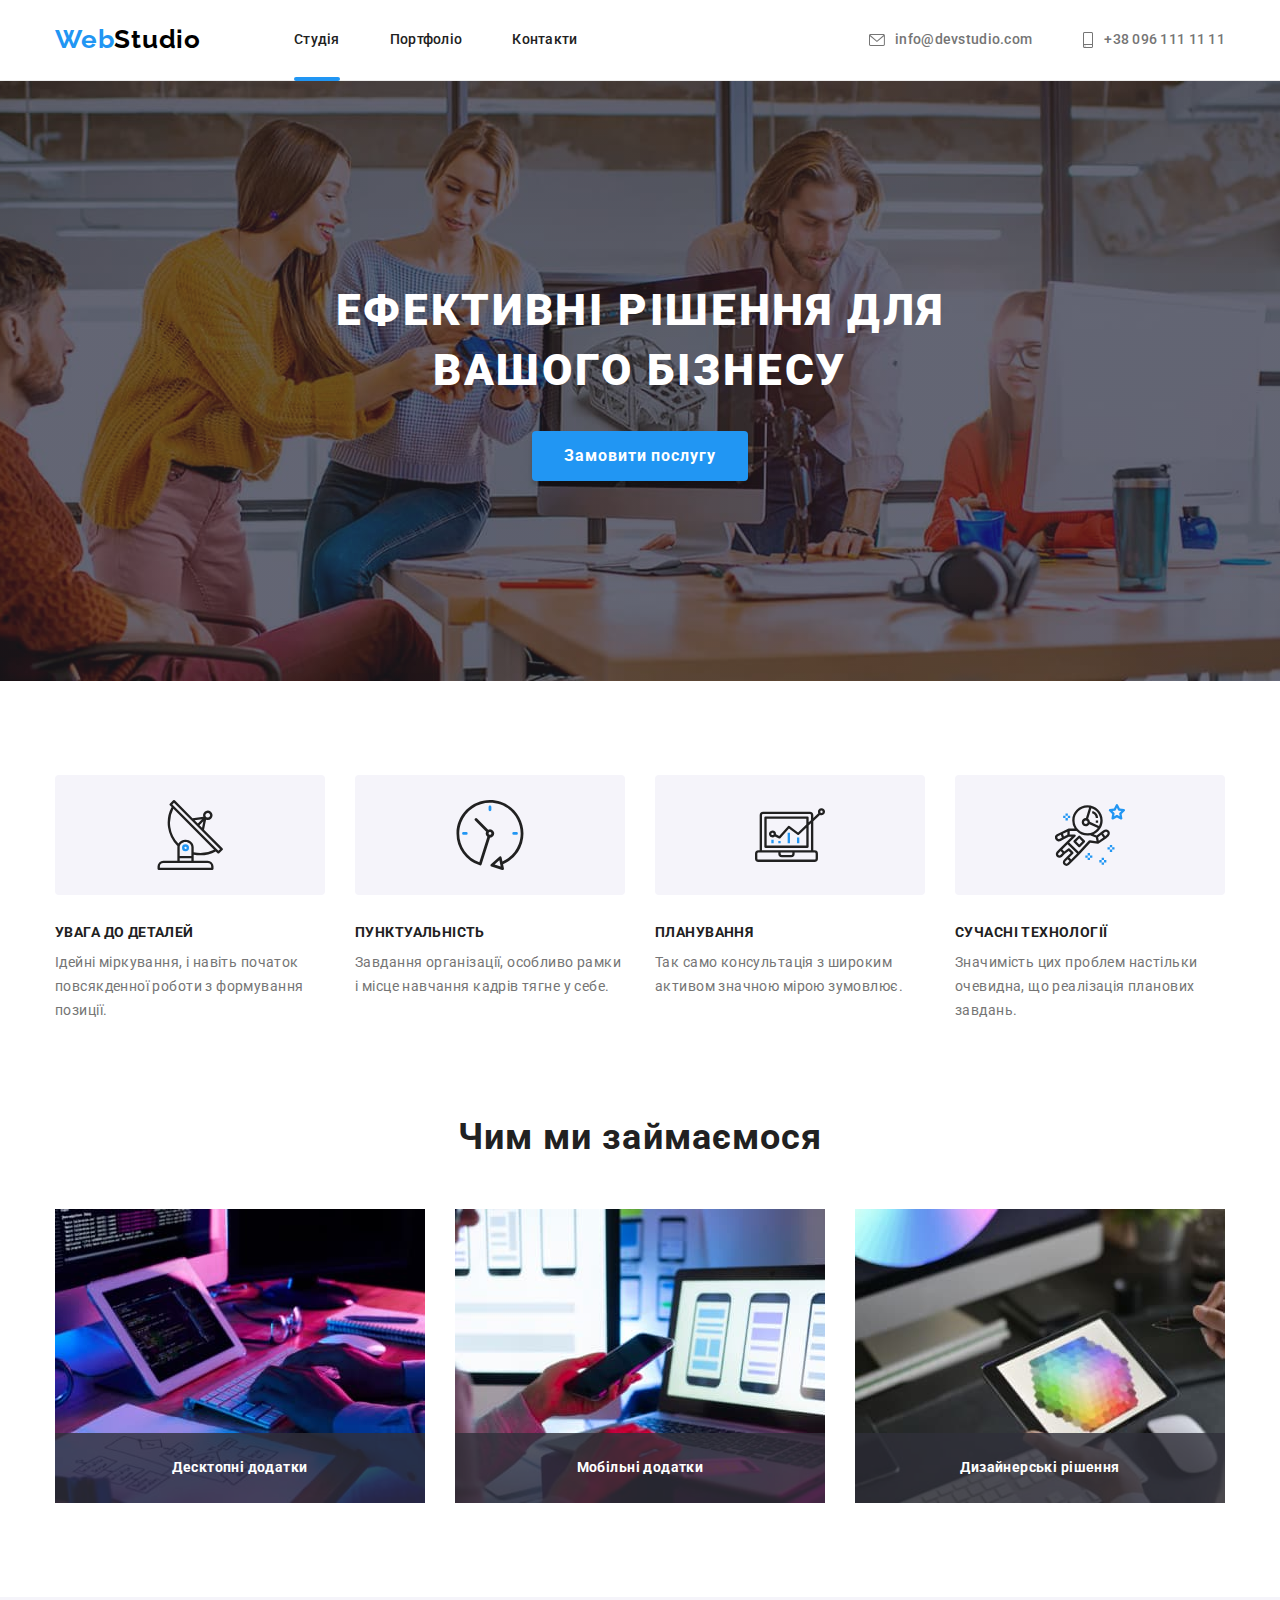
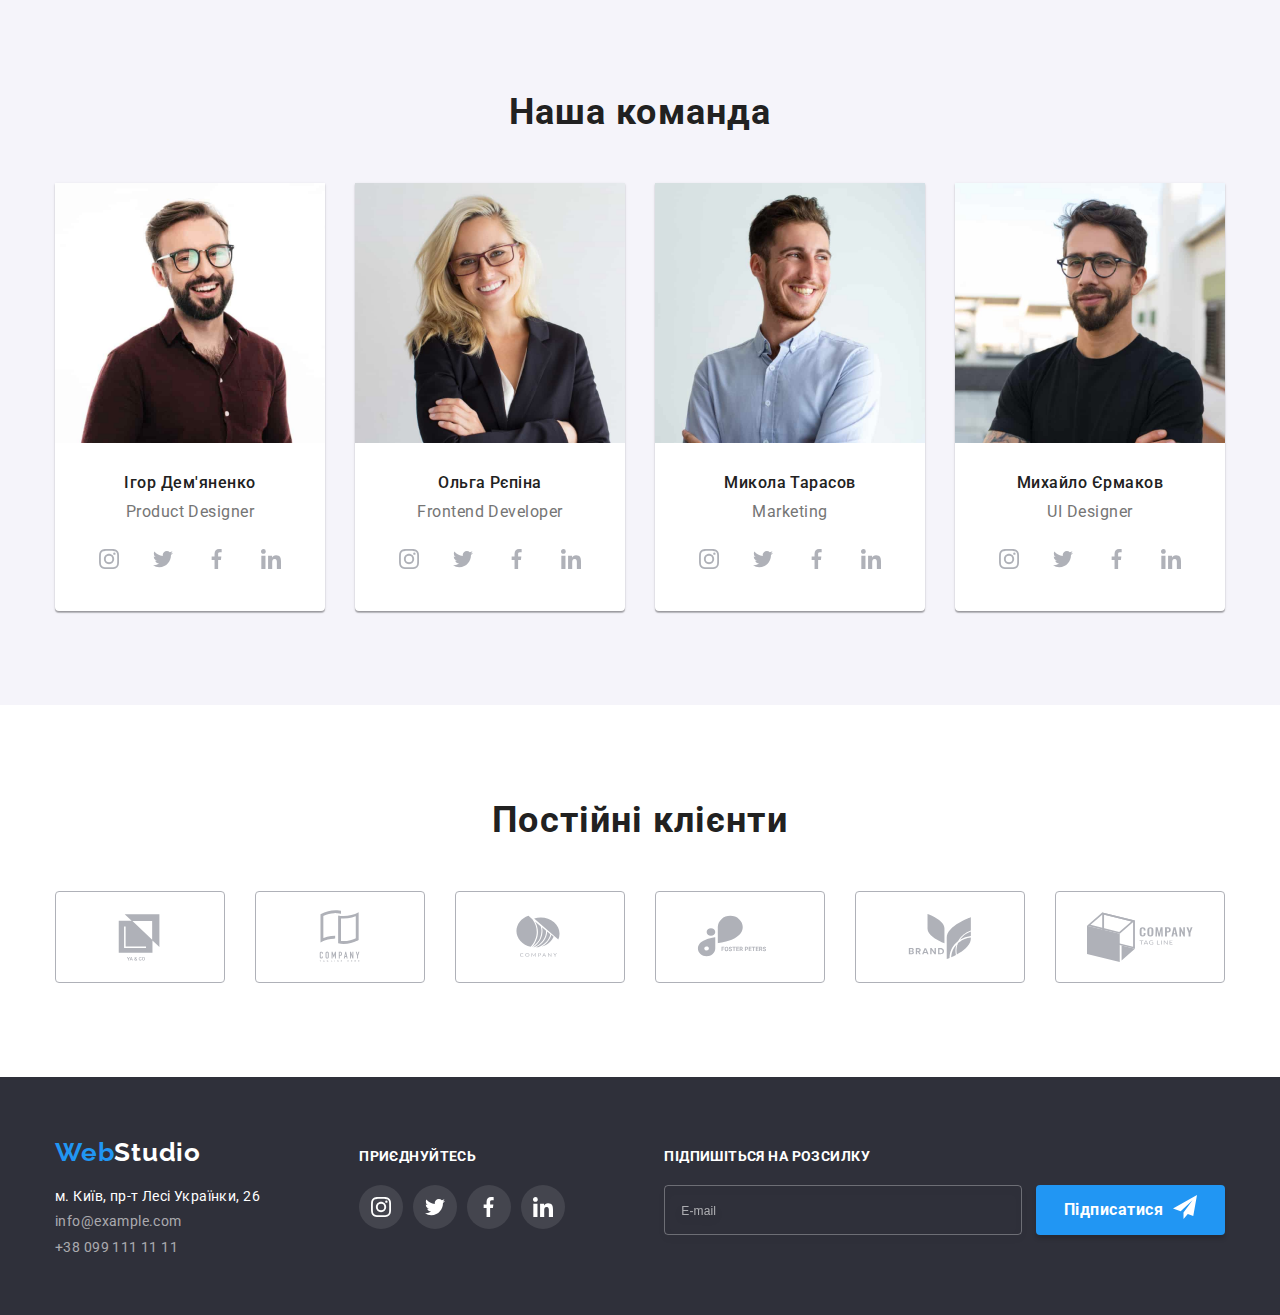
<file: index.html>
<!DOCTYPE html>
<html lang="uk">
	<head>
		<meta charset="UTF-8" />
		<meta http-equiv="X-UA-Compatible" content="IE=edge" />
		<meta name="viewport" content="width=device-width, initial-scale=1.0" />
		<title>WebStudio</title>
		<link rel="preconnect" href="https://fonts.googleapis.com" />
		<link rel="preconnect" href="https://fonts.gstatic.com" crossorigin />
		<link
			href="https://fonts.googleapis.com/css2?family=Raleway:wght@700&family=Roboto:wght@400;500;700;900&display=swap"
			rel="stylesheet"/>
		<link rel="stylesheet" href="https://cdnjs.cloudflare.com/ajax/libs/modern-normalize/1.1.0/modern-normalize.min.css" 
			integrity="sha512-wpPYUAdjBVSE4KJnH1VR1HeZfpl1ub8YT/NKx4PuQ5NmX2tKuGu6U/JRp5y+Y8XG2tV+wKQpNHVUX03MfMFn9Q==" 
			crossorigin="anonymous" 
			referrerpolicy="no-referrer" />
		<link rel="stylesheet" href="./css/main.min.css">
	</head>

<header class="header">

	<div class="container head-design">
				<a class="logo" href="./index.html">Web<span class="logo__black">Studio</span> </a>
				<nav>
					<ul class="header-navigation list">
						<li class="nav-item"><a href="./index.html" class="header-link current">Студія</a></li>
						<li class="nav-item"><a href="./portfolio.html" class="header-link">Портфоліо</a></li>
						<li class="nav-item"><a href="" class="header-link">Контакти</a></li>
					</ul>
				</nav>
				<ul class="header-nav list">
					<li class="nav-item">
						<a href="mailto:info@devstudio.com" class="header-address mail" >
							<svg class="mail-icon" width="16" height="12">
							<use href="./images/icons.svg#icon-mail"></use> 
							</svg>
						info@devstudio.com</a>
					</li>
					<li class="nav-item">
						<a href="tel:+380961111111" class="header-address tel">
							<svg class="mail-icon" width="12" height="16">
							<use href="./images/icons.svg#icon-smartphone"></use> 
							</svg>
							+38 096 111 11 11</a>
					</li>
				</ul>
	</div>
</header>

	<main>
	<section class="section hero-section">
		<h1 class="hero-title">Ефективні рішення для вашого бізнесу</h1>
					<button type="button" class="button" data-modal-open>Замовити послугу</button>
			
	</section> 
	
			<section class="section original">
				<div class="container">	
					<h2 class="visually-hidden">Особливості</h2>
					<ul class="original-list list">
						<li class="original-list__item">
							<div class="original-list__fon"> 
								<svg class="original-list__icon"> 
									<use href="./images/icons.svg#icon-antenna">
									</use>
								</svg>
							</div>
							<h3 class="original-list__title">Увага до деталей</h3>
							<p class="original-list__pretitle pretitle">
								Ідейні міркування, і навіть початок повсякденної роботи з формування позиції.
							</p>
						</li>
						<li class="original-list__item">
							<div class="original-list__fon"> 
								<svg class="original-list__icon"> 
									<use href="./images/icons.svg#icon-clock">
									</use>
								</svg>
							</div>							
							<h3 class="original-list__title">Пунктуальність</h3>
							<p class="original-list__pretitle">
								Завдання організації, особливо рамки і місце навчання кадрів тягне у себе.
							</p>
						</li>
						<li class="original-list__item">
							<div class="original-list__fon"> 
								<svg class="original-list__icon"> 
									<use href="./images/icons.svg#icon-diagram">
									</use>
								</svg>
							</div>							
							<h3 class="original-list__title">Планування</h3>
							<p class="original-list__pretitle">Так само консультація з широким активом значною мірою зумовлює.</p>
						</li>
						<li class="original-list__item">
							<div class="original-list__fon"> 
								<svg class="original-list__icon"> 
									<use href="./images/icons.svg#icon-astronaut">
									</use>
								</svg>
							</div>							
							<h3 class="original-list__title">Сучасні технології</h3>
							<p class="original-list__pretitle">
								Значимість цих проблем настільки очевидна, що реалізація планових завдань.
							</p>
						</li>
					</ul>
				</div>				
			</section>


<section class="section ">
	<div class="container work">
					<h2 class="work__title title">Чим ми займаємося</h2>
					<ul class="work-list list">
						<li class="work-list__item">
							<div class="work-list__info">
							<img src="./images/img1.jpg" alt="Програмування на планшеті" width="370"/>
						<p class="work-list__text">Десктопні додатки</p>
						</div>
					</li>
						<li class="work-list__item">
							<div class="work-list__info">
							<img src="./images/img2.jpg" alt="Разробка аплікацій на телефон" width="370"/>
						<p class="work-list__text">Мобільні додатки</p>
						</div>
					</li>
						<li class="work-list__item">
							<div class="work-list__info">
							<img src="./images/img3.jpg" alt="Кольорова схема" width="370"/>
						<p class="work-list__text">Дизайнерські рішення</p>
						</div>
					</li>
					</ul>
	</div>				
</section>


<section class="section team">
	<div class="container con-team">					
		<h2 class="team-title title">Наша команда</h2>
					<ul class="team-list list">
						<li class="foto-item-fio">
							<img src="./images/igor.jpg" alt="фото Ігоря" width="270" />
						<div class="cont-fio">
							<h3 class="fio">Ігор Дем'яненко</h3>
							<p class="profesion" lang="en">Product Designer</p>
							<ul class="com-soc list">
								<li class="com-soc-item">
									<a href="https://www.instagram.com/"  target="_blank" rel="noopener nofollow noreferrer" class="com-soc-link link">
										<svg class="com-soc-icon">
											<use href="./images/icons.svg#icon-instagram">
											</use> 
										</svg>
									</a>
								</li>
								<li class="com-soc-item">
									<a href="https://twitter.com"  target="_blank" rel="noopener nofollow noreferrer" class="com-soc-link link">
										<svg class="com-soc-icon">
											<use href="./images/icons.svg#icon-twitter">
											</use> 
										</svg>
									</a>
								</li>
								<li class="com-soc-item">
									<a href="https://www.facebook.com/"  target="_blank" rel="noopener nofollow noreferrer" class="com-soc-link link">
										<svg class="com-soc-icon">
											<use href="./images/icons.svg#icon-facebook">
											</use> 
										</svg>
									</a>
								</li>
								<li class="com-soc-item">
									<a href="https://www.linkedin.com/"  target="_blank" rel="noopener nofollow noreferrer" class="com-soc-link link">
										<svg class="com-soc-icon">
											<use href="./images/icons.svg#icon-linkedin">
											</use> 
										</svg>
									</a>
								</li>
							</ul>
						</div>
						</li>
						<li class="foto-item-fio">
							<img src="./images/olga.jpg" alt="фото Ольги" width="270" />
						<div class="cont-fio">
							<h3 class="fio">Ольга Рєпіна</h3>
							<p class="profesion" lang="en">Frontend Developer</p>
							<ul class="com-soc list">
								<li class="com-soc-item">
									<a href="https://www.instagram.com/"  target="_blank" rel="noopener nofollow noreferrer" class="com-soc-link link">
										<svg class="com-soc-icon">
											<use href="./images/icons.svg#icon-instagram">
											</use> 
										</svg>
									</a>
								</li>
								<li class="com-soc-item">
									<a href="https://twitter.com"  target="_blank" rel="noopener nofollow noreferrer" class="com-soc-link link">
										<svg class="com-soc-icon">
											<use href="./images/icons.svg#icon-twitter">
											</use> 
										</svg>
									</a>
								</li>
								<li class="com-soc-item">
									<a href="https://www.facebook.com/"  target="_blank" rel="noopener nofollow noreferrer" class="com-soc-link link">
										<svg class="com-soc-icon">
											<use href="./images/icons.svg#icon-facebook">
											</use> 
										</svg>
									</a>
								</li>
								<li class="com-soc-item">
									<a href="https://www.linkedin.com/"  target="_blank" rel="noopener nofollow noreferrer" class="com-soc-link link">
										<svg class="com-soc-icon">
											<use href="./images/icons.svg#icon-linkedin">
											</use> 
										</svg>
									</a>
								</li>
							</ul>							
						</div>
						</li>
						<li class="foto-item-fio">
							<img src="./images/nikolay.jpg" alt="фото Миколи" width="270" />
						<div class="cont-fio">
							<h3 class="fio">Микола Тарасов</h3>
							<p class="profesion" lang="en">Marketing</p>
							<ul class="com-soc list">
								<li class="com-soc-item">
									<a href="https://www.instagram.com/"  target="_blank" rel="noopener nofollow noreferrer" class="com-soc-link link">
										<svg class="com-soc-icon">
											<use href="./images/icons.svg#icon-instagram">
											</use> 
										</svg>
									</a>
								</li>
								<li class="com-soc-item">
									<a href="https://twitter.com"  target="_blank" rel="noopener nofollow noreferrer" class="com-soc-link link">
										<svg class="com-soc-icon">
											<use href="./images/icons.svg#icon-twitter">
											</use> 
										</svg>
									</a>
								</li>
								<li class="com-soc-item">
									<a href="https://www.facebook.com/"  target="_blank" rel="noopener nofollow noreferrer" class="com-soc-link link">
										<svg class="com-soc-icon">
											<use href="./images/icons.svg#icon-facebook">
											</use> 
										</svg>
									</a>
								</li>
								<li class="com-soc-item">
									<a href="https://www.linkedin.com/"  target="_blank" rel="noopener nofollow noreferrer" class="com-soc-link link">
										<svg class="com-soc-icon">
											<use href="./images/icons.svg#icon-linkedin">
											</use> 
										</svg>
									</a>
								</li>
							</ul>							
						</div>
						</li>
						<li class="foto-item-fio">
							<img src="./images/mihail.jpg" alt="фото Михайла" width="270" />
						<div class="cont-fio">
							<h3 class="fio">Михайло Єрмаков</h3>
							<p class="profesion" lang="en">UI Designer</p>
							<ul class="com-soc list">
								<li class="com-soc-item">
									<a href="https://www.instagram.com/"  target="_blank" rel="noopener nofollow noreferrer" class="com-soc-link link">
										<svg class="com-soc-icon">
											<use href="./images/icons.svg#icon-instagram">
											</use> 
										</svg>
									</a>
								</li>
								<li class="com-soc-item">
									<a href="https://twitter.com"  target="_blank" rel="noopener nofollow noreferrer" class="com-soc-link link">
										<svg class="com-soc-icon">
											<use href="./images/icons.svg#icon-twitter">
											</use> 
										</svg>
									</a>
								</li>
								<li class="com-soc-item">
									<a href="https://www.facebook.com/"  target="_blank" rel="noopener nofollow noreferrer" class="com-soc-link link">
										<svg class="com-soc-icon">
											<use href="./images/icons.svg#icon-facebook">
											</use> 
										</svg>
									</a>
								</li>
								<li class="com-soc-item">
									<a href="https://www.linkedin.com/"  target="_blank" rel="noopener nofollow noreferrer" class="com-soc-link link">
										<svg class="com-soc-icon">
											<use href="./images/icons.svg#icon-linkedin">
											</use> 
										</svg>
									</a>
								</li>
							</ul>							
						</div>
						</li>
					</ul>
	</div>				
			</section>
			</main>

<section class="section">
	<div class="container">
	<h2 class="clients__title title">Постійні клієнти</h2>
<ul class="clients-list list">
<li class="clients-list__item">
	<a href="" class="clients-list__link">
	<svg class="clients-list__icon">
		<use href="./images/icons.svg#icon-ya">
		</use> 
		</svg>
	</a>
</li>
<li class="clients-list__item">
	<a href="" class="clients-list__link">
	<svg class="clients-list__icon">
		<use href="./images/icons.svg#icon-co">
		</use> 
		</svg>
	</a>
</li>
<li class="clients-list__item">
	<a href="" class="clients-list__link">
	<svg class="clients-list__icon">
		<use href="./images/icons.svg#icon-company3">
		</use> 
		</svg>
	</a>
</li>
<li class="clients-list__item">
	<a href="" class="clients-list__link">
	<svg class="clients-list__icon">
		<use href="./images/icons.svg#icon-fp">
		</use> 
		</svg>
	</a>
</li>
<li class="clients-list__item">
	<a href="" class="clients-list__link">
	<svg class="clients-list__icon">
		<use href="./images/icons.svg#icon-band">
		</use> 
		</svg>
	</a>
</li>
<li class="clients-list__item">
	<a href="" class="clients-list__link">
	<svg class="clients-list__icon">
		<use href="./images/icons.svg#icon-bag">
		</use> 
		</svg>
	</a>
</li>
</ul>
	</div>
</section>

<footer class="footer">
	<div class="container">
			<div class="footer-nav-content">
					<a class="logo" href="./index.html">Web<span class="logo__white">Studio</span> </a>
					<address>
						<ul class="footer-address list">
							<li class="footer-item">
								<a
									href="https://goo.gl/maps/RHjdxaCmpPA8mE757"
									target="_blank"
									rel="noopener noreferrer"
									class="map"
								>
									м. Київ, пр-т Лесі Українки, 26
								</a>
							</li>
							<li class="footer-item">
								<a href="mailto:info@example.com" class="footer-accent">info@example.com</a>
							</li>
							<li class="footer-item">
								<a href="tel:+380991111111" class="footer-accent">+38 099 111 11 11</a>
							</li>
						</ul>
					</address>
			</div>
			<div class="footer-social">
				<h2 class="social-title">Приєднуйтесь</h2>
<ul class="footer-soc list">
								<li class="footer-soc-item">
									<a href="https://www.instagram.com/"  target="_blank" rel="noopener nofollow noreferrer" class="footer-soc-link link">
										<svg class="footer-soc-icon">
											<use href="./images/icons.svg#icon-instagram">
											</use> 
										</svg>
									</a>
								</li>
								<li class="footer-soc-item">
									<a href="https://twitter.com"  target="_blank" rel="noopener nofollow noreferrer" class="footer-soc-link link">
										<svg class="footer-soc-icon">
											<use href="./images/icons.svg#icon-twitter">
											</use> 
										</svg>
									</a>
								</li>
								<li class="footer-soc-item">
									<a href="https://www.facebook.com/"  target="_blank" rel="noopener nofollow noreferrer" class="footer-soc-link link">
										<svg class="footer-soc-icon">
											<use href="./images/icons.svg#icon-facebook">
											</use> 
										</svg>
									</a>
								</li>
								<li class="footer-soc-item">
									<a href="https://www.linkedin.com/"  target="_blank" rel="noopener nofollow noreferrer" class="footer-soc-link link">
										<svg class="footer-soc-icon">
											<use href="./images/icons.svg#icon-linkedin">
											</use> 
										</svg>
									</a>
								</li>
							</ul>							
						</div>
		<div class="subscribe">
			<h2 class=social-title>Підпишіться на розсилку</h2>
		<div>
			<form class="subscribe-text">
			<input type="email"
			class="subscribe-email"
			name="email"
			placeholder="E-mail"
			required
			>
			<button type="submit" class="button subscribe-send">Підписатися
		<span><svg class="send-icon" width="24" height="24">
		<use href="./images/icons.svg#icon-send"></use>
		</svg></span>
			</button>
		</form></div>
	</div>						
			</div> 
</footer>

<div class="backdrop is-hidden" data-modal >
	<div class="modal">
		<button type="button" class="modal-close" data-modal-close>
			<svg class="close-icon" >
				<use href="./images/icons.svg#icon-close">
				</use> 
			</svg>
		</button>

		<p class="modal-title">Залиште свої дані, ми вам передзвонимо</p>

		<form class="modal-form">

		<div class="modal-list">
		<label class="modal-lable" >
		<span class="modal-text">Ім'я</span></label>
		<div class="input-wrap">
			<input type="text"
			class="form-input text"
			name="user-name"
			required>
		<svg class="input-icon" width="18" height="18">
			<use href="./images/icons.svg#icon-person"></use>
		</svg></div>	
		</div>
		<div class="modal-list">
		<label class="modal-lable" >
			<span class="modal-text">Телефон</span></label>
			<div class="input-wrap">
			<input type="tel"
			minlength="10"
			class="form-input tel"
			name="user-tel"
			required>
			<svg class="input-icon" width="18" height="18">
			<use href="./images/icons.svg#icon-phone"></use>
		</svg></div>
	</div>
<div class="modal-list">
		<label class="modal-lable" >
			<span class="modal-text">Пошта</span></label>
			<div class="input-wrap">
			<input type="email"
			class="form-input email"
			name="user-email"
			required>
			<svg class="input-icon" width="18" height="18">
			<use href="./images/icons.svg#icon-email"></use>
		</svg></div>	
	</div>
		<div class="modal-list">
		<label class="modal-lable" for="user-comment" > <span class="modal-text">Коментар</span></label>
			<textarea 
			name="user-comment" 
			id="user-comment" 
			class="form-input comment"
			placeholder="Введіть текст"
			></textarea>
		</div>
	<div class="agreement">
	<input 
	type="checkbox" 
	id="user-agree" 
	name="user-agree" 
	value="true" 
	class="input-check visually-hidden">
		<label class="modal-lable check-policy"  for="user-agree"> 
		<span><svg class="check-icon" width="11" height="8">
		<use href="./images/icons.svg#icon-check"></use>
		</svg>
	</span>
	Погоджуюся з розсилкою та приймаю <a href="" class="agreement-link">Умови договору</a>
</label>
	<button type="submit" class="button model-send">Відправити</button>
		</div>
	</form>
	</div>
</div>

 <script src="./js/modal.js"></script>
</body>
</html>
</file>
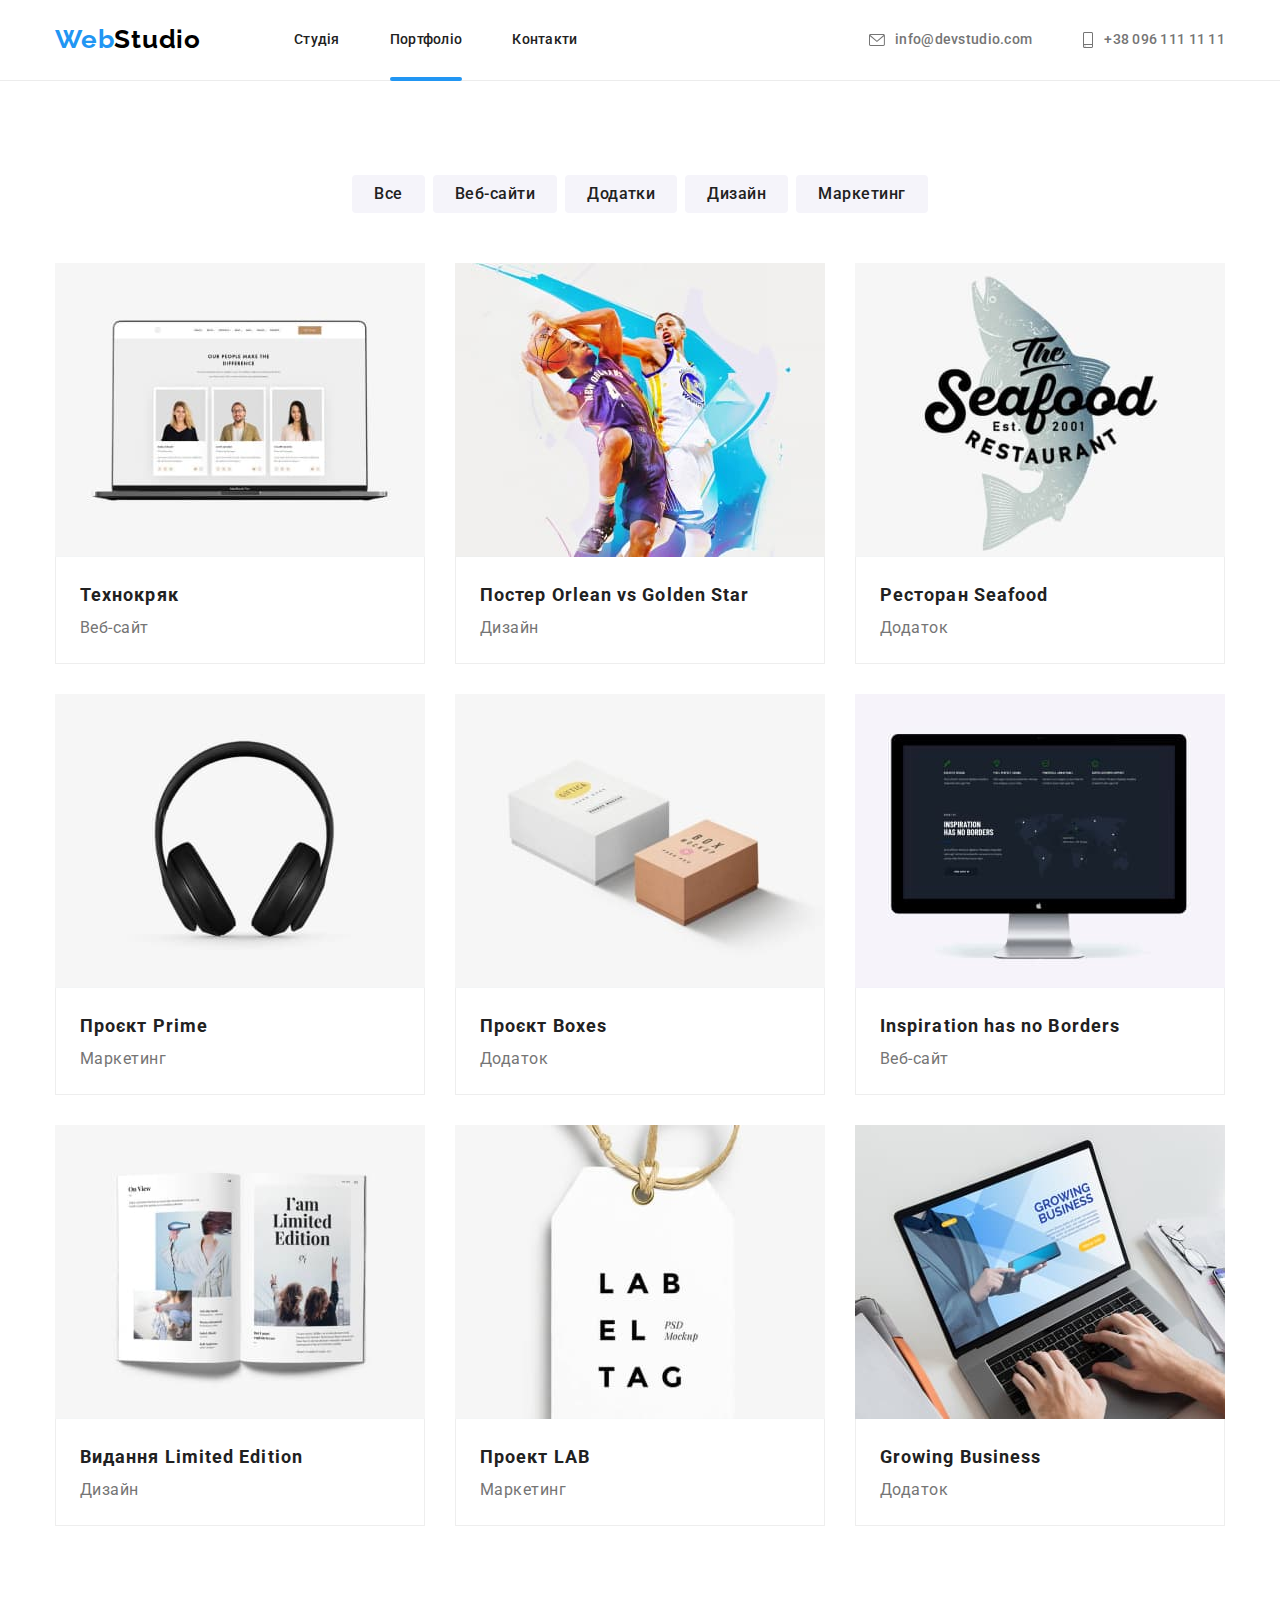
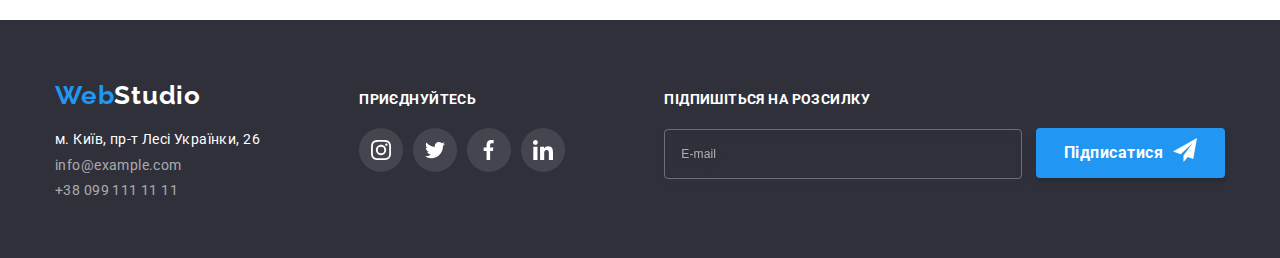
<file: portfolio.html>
<!DOCTYPE html>
<html lang="uk">
	<head>
		<meta charset="UTF-8" />
		<meta http-equiv="X-UA-Compatible" content="IE=edge" />
		<meta name="viewport" content="width=device-width, initial-scale=1.0" />
		<title>Portfolio</title>
		<link rel="preconnect" href="https://fonts.googleapis.com" />
		<link rel="preconnect" href="https://fonts.gstatic.com" crossorigin />
		<link
			href="https://fonts.googleapis.com/css2?family=Raleway:wght@700&family=Roboto:wght@400;500;700;900&display=swap"
			rel="stylesheet"
		/>
		<link
			rel="stylesheet"
			href="https://cdnjs.cloudflare.com/ajax/libs/modern-normalize/1.1.0/modern-normalize.min.css"
			integrity="sha512-wpPYUAdjBVSE4KJnH1VR1HeZfpl1ub8YT/NKx4PuQ5NmX2tKuGu6U/JRp5y+Y8XG2tV+wKQpNHVUX03MfMFn9Q=="
			crossorigin="anonymous"
			referrerpolicy="no-referrer"
		/>
		<link rel="stylesheet" href="./css/main.min.css" />
	</head>

	<body>
		<header class="header">
			<div class="container head-design">
				<a class="logo" href="./index.html">Web<span class="logo__black">Studio</span> </a>
				<nav>
					<ul class="header-navigation list">
						<li class="nav-item"><a href="./index.html" class="header-link">Студія</a></li>
						<li class="nav-item"><a href="./portfolio.html" class="header-link current">Портфоліо</a></li>
						<li class="nav-item"><a href="" class="header-link">Контакти</a></li>
					</ul>
				</nav>
				<ul class="header-nav list">
					<li class="nav-item">
						<a href="mailto:info@devstudio.com" class="header-address mail">
							<svg class="mail-icon" width="16" height="12">
								<use href="./images/icons.svg#icon-mail"></use>
							</svg>
							info@devstudio.com</a
						>
					</li>
					<li class="nav-item">
						<a href="tel:+380961111111" class="header-address tel">
							<svg class="mail-icon" width="12" height="16">
								<use href="./images/icons.svg#icon-smartphone"></use>
							</svg>
							+38 096 111 11 11</a
						>
					</li>
				</ul>
			</div>
		</header>

		<main>
			<section class="portfolio section">
				<div class="container">
					<h1 class="visually-hidden">Портфоліо</h1>
					<ul class="portfolio-list list">
						<li class="port-btn"><button type="button" class="portfolio-filter">Все</button></li>
						<li class="port-btn"><button type="button" class="portfolio-filter">Веб-сайти</button></li>
						<li class="port-btn"><button type="button" class="portfolio-filter">Додатки</button></li>
						<li class="port-btn"><button type="button" class="portfolio-filter">Дизайн</button></li>
						<li class="port-btn"><button type="button" class="portfolio-filter">Маркетинг</button></li>
					</ul>

					<ul class="portfolio-item">
						<li class="foto-item list port">
							<a href="" class="port-shad">
								<div class="port-text">
									<img src="./images/tekhno.jpg" alt="сайт на ноутбуці" width="370" />
									<p class="port-info">
										Ресурс пропонує комплексні пропозиції з різним рівнем функціоналу та сервісів. Все це дозволить
										відвідувачу отримати вичерпні відомості про компанію чи приватну особу.
									</p>
								</div>
								<div class="port-section">
									<h2 class="portfolio-title">Технокряк</h2>
									<p class="portfolio-pretitle">Веб-сайт</p>
								</div>
							</a>
						</li>
						<li class="foto-item list port">
							<a href="" class="port-shad">
								<div class="port-text">
									<img
										src="./images/new-orlean.jpg"
										alt=" два баскетболіста з м‘ячем на фоні розлитої синьої фарбою"
										width="370"
									/>
									<p class="port-info">
										Ресурс пропонує комплексні пропозиції з різним рівнем функціоналу та сервісів. Все це дозволить
										відвідувачу отримати вичерпні відомості про компанію чи приватну особу.
									</p>
								</div>
								<div class="port-section">
									<h2 class="portfolio-title">
										Постер
										<span lang="en">Orlean vs Golden Star</span>
									</h2>
									<p class="portfolio-pretitle">Дизайн</p>
								</div></a
							>
						</li>
						<li class="foto-item list port">
							<a href="" class="port-shad">
								<div class="port-text">
									<img src="./images/seafood.jpg" alt="логотип компанії - назва ресторану на фоні млюнку риби" />
									<p class="port-info">
										Ресурс пропонує комплексні пропозиції з різним рівнем функціоналу та сервісів. Все це дозволить
										відвідувачу отримати вичерпні відомості про компанію чи приватну особу.
									</p>
								</div>
								<div class="port-section">
									<h2 class="portfolio-title">
										Ресторан
										<span lang="en">Seafood</span>
									</h2>
									<p class="portfolio-pretitle">Додаток</p>
								</div></a
							>
						</li>
						<li class="foto-item list port">
							<a href="" class="port-shad">
								<div class="port-text">
									<img src="./images/prime.jpg" alt="чорні навушники на білому фоні" width="370" />
									<p class="port-info">
										Ресурс пропонує комплексні пропозиції з різним рівнем функціоналу та сервісів. Все це дозволить
										відвідувачу отримати вичерпні відомості про компанію чи приватну особу.
									</p>
								</div>
								<div class="port-section">
									<h2 class="portfolio-title">
										Проєкт
										<span lang="en">Prime</span>
									</h2>
									<p class="portfolio-pretitle">Маркетинг</p>
								</div></a
							>
						</li>
						<li class="foto-item list port">
							<a href="" class="port-shad">
								<div class="port-text">
									<img src="./images/boxes.jpg" alt="коробки на білому фоні, одна біла інша оранжова" width="370" />
									<p class="port-info">
										Ресурс пропонує комплексні пропозиції з різним рівнем функціоналу та сервісів. Все це дозволить
										відвідувачу отримати вичерпні відомості про компанію чи приватну особу.
									</p>
								</div>
								<div class="port-section">
									<h2 class="portfolio-title">
										Проєкт
										<span lang="en">Boxes</span>
									</h2>
									<p class="portfolio-pretitle">Додаток</p>
								</div></a
							>
						</li>
						<li class="foto-item list port">
							<a href="" class="port-shad">
								<div class="port-text">
									<img src="./images/borders.jpg" alt="монітор з відкритим сайтом" width="370" />
									<p class="port-info">
										Ресурс пропонує комплексні пропозиції з різним рівнем функціоналу та сервісів. Все це дозволить
										відвідувачу отримати вичерпні відомості про компанію чи приватну особу.
									</p>
								</div>
								<div class="port-section">
									<h2 class="portfolio-title" lang="en">Inspiration has no Borders</h2>
									<p class="portfolio-pretitle">Веб-сайт</p>
								</div></a
							>
						</li>
						<li class="foto-item list port">
							<a href="" class="port-shad">
								<div class="port-text">
									<img src="./images/edition.jpg" alt="книга" width="370" />
									<p class="port-info">
										Ресурс пропонує комплексні пропозиції з різним рівнем функціоналу та сервісів. Все це дозволить
										відвідувачу отримати вичерпні відомості про компанію чи приватну особу.
									</p>
								</div>
								<div class="port-section">
									<h2 class="portfolio-title">
										Видання
										<span lang="en">Limited Edition</span>
									</h2>
									<p class="portfolio-pretitle">Дизайн</p>
								</div></a
							>
						</li>
						<li class="foto-item list port">
							<a href="" class="port-shad">
								<div class="port-text">
									<img src="./images/lab.jpg" alt="етікетка-логотип" width="370" />
									<p class="port-info">
										Ресурс пропонує комплексні пропозиції з різним рівнем функціоналу та сервісів. Все це дозволить
										відвідувачу отримати вичерпні відомості про компанію чи приватну особу.
									</p>
								</div>
								<div class="port-section">
									<h2 class="portfolio-title">
										Проект
										<span lang="en">LAB</span>
									</h2>
									<p class="portfolio-pretitle">Маркетинг</p>
								</div></a
							>
						</li>
						<li class="foto-item list port">
							<a href="" class="port-shad">
								<div class="port-text">
									<img src="./images/business.jpg" alt="сайт відкритий на ноутбуці" width="370" />
									<p class="port-info">
										Ресурс пропонує комплексні пропозиції з різним рівнем функціоналу та сервісів. Все це дозволить
										відвідувачу отримати вичерпні відомості про компанію чи приватну особу.
									</p>
								</div>
								<div class="port-section">
									<h2 class="portfolio-title" lang="en">Growing Business</h2>
									<p class="portfolio-pretitle">Додаток</p>
								</div></a
							>
						</li>
					</ul>
				</div>
			</section>
		</main>

		<footer class="footer">
			<div class="container">
				<div class="footer-nav-content">
					<a class="logo" href="./index.html">Web<span class="logo__white">Studio</span> </a>
					<address>
						<ul class="footer-address list">
							<li class="footer-item">
								<a href="https://goo.gl/maps/RHjdxaCmpPA8mE757" target="_blank" rel="noopener noreferrer" class="map">
									м. Київ, пр-т Лесі Українки, 26
								</a>
							</li>
							<li class="footer-item">
								<a href="mailto:info@example.com" class="footer-accent">info@example.com</a>
							</li>
							<li class="footer-item">
								<a href="tel:+380991111111" class="footer-accent">+38 099 111 11 11</a>
							</li>
						</ul>
					</address>
				</div>
				<div class="footer-social">
					<h2 class="social-title">Приєднуйтесь</h2>
					<ul class="footer-soc list">
						<li class="footer-soc-item">
							<a
								href="https://www.instagram.com/"
								target="_blank"
								rel="noopener nofollow noreferrer"
								class="footer-soc-link link"
							>
								<svg class="footer-soc-icon">
									<use href="./images/icons.svg#icon-instagram"></use>
								</svg>
							</a>
						</li>
						<li class="footer-soc-item">
							<a
								href="https://twitter.com"
								target="_blank"
								rel="noopener nofollow noreferrer"
								class="footer-soc-link link"
							>
								<svg class="footer-soc-icon">
									<use href="./images/icons.svg#icon-twitter"></use>
								</svg>
							</a>
						</li>
						<li class="footer-soc-item">
							<a
								href="https://www.facebook.com/"
								target="_blank"
								rel="noopener nofollow noreferrer"
								class="footer-soc-link link"
							>
								<svg class="footer-soc-icon">
									<use href="./images/icons.svg#icon-facebook"></use>
								</svg>
							</a>
						</li>
						<li class="footer-soc-item">
							<a
								href="https://www.linkedin.com/"
								target="_blank"
								rel="noopener nofollow noreferrer"
								class="footer-soc-link link"
							>
								<svg class="footer-soc-icon">
									<use href="./images/icons.svg#icon-linkedin"></use>
								</svg>
							</a>
						</li>
					</ul>
				</div>
				<div class="subscribe">
					<h2 class="social-title">Підпишіться на розсилку</h2>
					<div>
						<form class="subscribe-text">
							<input type="email" class="subscribe-email" name="email" placeholder="E-mail" />
							<button type="submit" class="button subscribe-send">
								Підписатися
								<span
									><svg class="send-icon" width="24" height="24">
										<use href="./images/icons.svg#icon-send"></use></svg
								></span>
							</button>
						</form>
					</div>
				</div>
			</div>
		</footer>
	</body>
</html>
</file>
<file: css/main.min.css>
:root{--fon-accent: #2f303a;--white-color: #ffffff;--fon-color: #f5f5f5;--primary-text-color: #212121;--pretitle-color: #757575;--accent-color: #2196f3}html{box-sizing:border-box}*{box-sizing:inherit;margin:0px;padding:0px}body{font-family:"Roboto",sans-serif;color:var(--primary-text-color)}ul{padding-left:0px}h1,h2,h3,h4,h5,p{margin-top:0px;margin-bottom:0px}img{display:block;max-width:100%;height:auto}.container{width:1200px;padding-left:15px;padding-right:15px;margin:0px auto}.section{padding:94px 0 94px 0}.title{font-weight:700;font-size:36px;line-height:1.17;letter-spacing:.03em;color:var(--primary-text-color)}.head-design{display:flex;align-items:center}.clients__title,.team-title,.work__title{margin-bottom:50px;text-align:center}.footer-soc-link,.check-policy span,.check-policy,.modal-close,.clients-list__link,.com-soc-link,.original-list__fon{display:flex;align-items:center;justify-content:center}.visually-hidden{position:absolute;width:1px;height:1px;margin:-1px;border:0;padding:0;white-space:nowrap;clip-path:inset(100%);clip:rect(0 0 0 0);overflow:hidden}.list{list-style:none;margin-top:0px;margin-bottom:0}.logo{font-family:"Raleway",sans-serif;font-weight:700;font-size:26px;line-height:1.19;letter-spacing:.03em;color:var(--accent-color);text-decoration:none;margin-right:93px}.logo__black{color:#000}.logo__white{color:var(--white-color)}.header{border-bottom:1px solid #ececec}.header .logo{padding-top:24px;padding-bottom:25px}.header-navigation,.header-nav{display:flex;gap:50px}.header-link{font-weight:500;font-size:14px;line-height:1.14;letter-spacing:.02em;text-decoration:none;display:block;color:var(--primary-text-color);transition:color 250ms cubic-bezier(0.4, 0, 0.2, 1)}.header-address{font-weight:500;font-size:14px;line-height:1.14;letter-spacing:.02em;text-decoration:none;display:block;color:var(--pretitle-color);fill:var(--accent-color);transition:color 250ms cubic-bezier(0.4, 0, 0.2, 1)}.header-nav{margin-left:auto}.header-link{font-weight:500;font-size:14px;line-height:1.14;letter-spacing:.02em;text-decoration:none;display:block;color:var(--primary-text-color);transition:color 250ms cubic-bezier(0.4, 0, 0.2, 1)}.header-link:hover,.header-link:focus{color:var(--accent-color)}.header-link.current{position:relative}.header-link.current::after{content:"";display:block;width:100%;height:4px;border-radius:2px;background-color:var(--accent-color);position:absolute;top:45px}.header-address.mail,.header-address.tel{display:flex;align-items:center;gap:10px;fill:var(--pretitle-color)}.header-address.mail:hover,.header-address.mail:focus{color:var(--accent-color)}.header-address.tel:hover,.header-address.tel:focus{color:var(--accent-color)}.mail-icon,.tel-icon{transition:fill 250ms cubic-bezier(0.4, 0, 0.2, 1)}.header-address:hover .mail-icon,.header-address:focus .mail-icon,.header-address:hover .tel-icon,.header-address:focus .tel-icon{fill:currentColor}.hero-section{padding-top:200px;padding-bottom:200px;text-align:center;max-width:1600px;background-image:linear-gradient(rgba(47, 48, 58, 0.4), rgba(47, 48, 58, 0.4)),url("../images/hero.jpg");background-repeat:no-repeat;background-position:center;background-size:cover;margin-left:auto;margin-right:auto;background-color:var(--fon-accent)}.hero-title{color:var(--white-color);text-align:center;font-weight:900;font-size:44px;line-height:1.36;letter-spacing:.06em;text-transform:uppercase;max-width:696px;margin:0 auto;margin-bottom:30px}.button{display:inline-block;box-sizing:border-box;background-color:var(--accent-color);font-family:inherit;font-weight:700;font-size:16px;line-height:1.88;letter-spacing:.06em;text-align:center;color:var(--white-color);box-shadow:0px 4px 4px rgba(0,0,0,.15);border-radius:4px;border:none;padding:10px 32px;transition:background-color 250ms cubic-bezier(0.4, 0, 0.2, 1)}.button:focus,.button:hover{background-color:#188ce8}.original{background-color:var(--white-color);padding-bottom:0}.original-list{display:flex;flex-wrap:wrap}.original-list__fon{height:120px;background-color:#f5f4fa;border-radius:4px;margin-bottom:30px}.original-list__icon{width:70px;height:70px}.original-list__title{font-weight:700;font-size:14px;line-height:1.14;letter-spacing:.03em;margin-bottom:10px;text-transform:uppercase}.original-list__pretitle{font-weight:inherit;font-size:14px;line-height:1.71;letter-spacing:.03em;color:var(--pretitle-color)}.original-list__item{width:calc((100% - 90px)/4)}.original-list__item+.original-list__item{margin-left:30px}.work{padding-top:0}.work-list{display:flex;gap:30px}.work-list__item{position:relative;width:calc((100% - 60px)/3)}.work-list__text{font-weight:700;font-size:14px;line-height:1.14;letter-spacing:.03em;margin-bottom:10px;color:var(--white-color);position:absolute;overflow:hidden;bottom:0;left:0;width:100%;background-color:rgba(47,48,58,.8);text-align:center;padding-top:27px;padding-bottom:27px;margin:0}.team{background-color:#f5f4fa;text-align:center}.team-list{display:flex;flex-wrap:wrap;gap:30px}.foto-item-fio{width:calc((100% - 90px)/4);background-color:var(--white-color);box-shadow:0px 1px 3px rgba(0,0,0,.12),0px 1px 1px rgba(0,0,0,.14),0px 2px 1px rgba(0,0,0,.2);border-radius:0px 0px 4px 4px}.fio{font-weight:500;font-size:16px;line-height:1.19;letter-spacing:.03em;margin-bottom:10px;color:var(--primary-text-color)}.cont-fio{padding:30px 5px}.profesion{font-weight:inherit;font-size:inherit;line-height:1.19;letter-spacing:.03em;color:var(--pretitle-color);margin-bottom:16px}.com-soc{display:flex;gap:10px;justify-content:center}.com-soc-icon{width:20px;height:20px;fill:#afb1b8;transition:fill 250ms cubic-bezier(0.4, 0, 0.2, 1)}.com-soc-link:hover .com-soc-icon,.com-soc-link:focus .com-soc-icon{fill:currentColor}.com-soc-link{width:44px;height:44px;border-radius:50%;background:var(--white-color);color:var(--white-color);transition:background-color 250ms cubic-bezier(0.4, 0, 0.2, 1)}.com-soc-link:hover,.com-soc-link:focus{background-color:var(--accent-color)}.clients-list{display:flex;gap:30px}.clients-list__item{width:170px;height:92px}.clients-list__link{width:100%;height:100%;color:var(--accent-color);border:1px solid #afb1b8;border-radius:4px;transition:border 250ms cubic-bezier(0.4, 0, 0.2, 1)}.clients-list__icon{width:106px;height:60px;fill:#afb1b8;transition:fill 250ms cubic-bezier(0.4, 0, 0.2, 1),border 250ms cubic-bezier(0.4, 0, 0.2, 1)}.clients-list__link:hover,.clients-list__link:focus{border:1px solid currentColor}.clients-list__link:hover .clients-list__icon,.clients-list__link:focus .clients-list__icon{fill:currentColor}.portfolio-filter{background-color:#f5f4fa;font-family:inherit;font-weight:500;font-size:16px;line-height:1.63;letter-spacing:.03em;text-align:center;color:var(--primary-text-color);cursor:pointer;border:none;border-radius:4px;display:block;padding:6px 22px;transition:background-color 250ms cubic-bezier(0.4, 0, 0.2, 1),color 250ms cubic-bezier(0.4, 0, 0.2, 1),text-decoration 250ms cubic-bezier(0.4, 0, 0.2, 1),box-shadow 250ms cubic-bezier(0.4, 0, 0.2, 1)}.portfolio-filter:hover,.portfolio-filter:focus{background-color:var(--accent-color);color:var(--white-color);box-shadow:0px 3px 1px rgba(0,0,0,.1),0px 1px 2px rgba(0,0,0,.08),0px 2px 2px rgba(0,0,0,.12)}.portfolio-title{font-weight:700;font-size:18px;line-height:2;letter-spacing:.06em;color:var(--primary-text-color)}.portfolio-pretitle{font-weight:inherit;font-size:inherit;line-height:1.88;letter-spacing:.03em;color:var(--pretitle-color)}.foto-item.port{display:block;width:calc((100% - 60px)/3)}.portfolio-list{display:flex;flex-wrap:wrap;gap:8px;margin-bottom:50px;justify-content:center}.portfolio-item{display:flex;flex-wrap:wrap;gap:30px}.port-section{padding:20px 24px;border:1px solid #eee;border-top:0px}.port-shad{text-decoration:none;display:block;transition:box-shadow 250ms cubic-bezier(0.4, 0, 0.2, 1)}.port-text{position:relative;overflow:hidden}.port-info{position:absolute;top:0;left:0;font-weight:400;font-size:18px;line-height:1.56;letter-spacing:.03em;color:var(--white-color);background-color:rgba(33,150,243,.9);height:100%;padding:63px 24px;display:inline-block;transform:translateY(100%);transition:transform 250ms cubic-bezier(0.4, 0, 0.2, 1)}.port-shad:hover,.port-shad:focus{box-shadow:0px 1px 1px rgba(0,0,0,.12),0px 4px 4px rgba(0,0,0,.06),1px 4px 6px rgba(0,0,0,.16)}.port-shad:hover .port-info,.port-shad:focus .port-info{transform:translateY(0%)}.backdrop{position:fixed;width:100%;height:100%;top:0;background:rgba(0,0,0,.2);transition:opacity 500ms cubic-bezier(0.4, 0, 0.2, 1),visibility 500ms cubic-bezier(0.4, 0, 0.2, 1)}.is-hidden{opacity:0;visibility:hidden;pointer-events:none}.modal{width:528px;min-height:581px;background-color:var(--white-color);position:fixed;box-shadow:0px 1px 3px rgba(0,0,0,.12),0px 1px 1px rgba(0,0,0,.14),0px 2px 1px rgba(0,0,0,.2);border-radius:4px;top:50%;left:50%;transform:translate(-50%, -50%);transition:translate 500ms cubic-bezier(0.4, 0, 0.2, 1);padding:40px}.modal-close{position:absolute;top:8px;right:8px;width:30px;height:30px;border:1px solid rgba(0,0,0,.1);border-radius:50%;background-color:rgba(0,0,0,0)}.modal-text{font-weight:400;font-size:12px;line-height:1.17;letter-spacing:.01em;color:var(--pretitle-color)}.modal-list{margin-top:10px}.modal-title{font-weight:700;font-size:20px;line-height:1.15;letter-spacing:.03em;text-align:center;margin-bottom:12px}.modal-list:first-child{margin-top:0}.close-icon{width:18px;height:18px;transition:fill 250ms cubic-bezier(0.4, 0, 0.2, 1)}.close-icon:focus,.close-icon:hover{fill:#2196f3}.form-input{width:100%;height:40px;border:1px solid rgba(33,33,33,.2);border-radius:4px;padding-left:42px;transition:fill 250ms cubic-bezier(0.4, 0, 0.2, 1),border 250ms cubic-bezier(0.4, 0, 0.2, 1)}.form-input:focus{outline:1px solid var(--accent-color)}.input-wrap{position:relative}.input-icon{position:absolute;left:12px;top:50%;transform:translateY(-50%)}.form-input:focus+.input-icon{fill:var(--accent-color)}.form-input.comment{height:120px;width:100%;resize:none;padding-left:16px}.form-input.comment::placeholder{font-weight:400;font-size:12px;line-height:2;letter-spacing:.01em;color:rgba(117,117,117,.5)}.agreement{margin-top:20px;text-align:center}.agreement-link{color:var(--accent-color);text-decoration:none}.check-policy{margin-left:auto;margin-right:auto;font-weight:inherit;font-size:14px;line-height:1.71;letter-spacing:.03em;color:var(--pretitle-color)}.check-policy span{width:16px;height:15px;border:1px solid #212121;border-radius:3px;outline:none;margin-right:7px;transition:background-color 250ms cubic-bezier(0.4, 0, 0.2, 1),border-color 250ms cubic-bezier(0.4, 0, 0.2, 1)}.input-check:checked+.check-policy span{background-color:var(--accent-color);border-color:var(--accent-color)}.input-check:focus+.check-policy span{border-color:var(--accent-color)}.check-icon{fill:rgba(0,0,0,0);transition:fill 250ms cubic-bezier(0.4, 0, 0.2, 1)}.input-check:checked+.check-policy .check-icon{fill:var(--white-color)}.model-send{margin-top:30px;padding-left:52px;padding-right:52px;transition:background-color 250ms cubic-bezier(0.4, 0, 0.2, 1),box-shadow 250ms cubic-bezier(0.4, 0, 0.2, 1)}.model-send:hover,.model-send:focus{background-color:#188ce8;box-shadow:0px 4px 4px rgba(0,0,0,.15);border-radius:4px}.footer{background-color:var(--fon-accent);font-weight:inherit;font-size:14px;line-height:1.17;letter-spacing:.03em;padding-top:60px;padding-bottom:60px}.footer .logo{display:block;margin-bottom:20px;margin-right:0px}.footer .container{display:flex;align-items:baseline;justify-content:space-between}.footer-accent{color:rgba(255,255,255,.6);transition:color 250ms cubic-bezier(0.4, 0, 0.2, 1);font-style:normal;text-decoration:none;cursor:default}.footer-soc{display:flex;gap:10px}.footer-item:not(:last-child){margin-bottom:9px}.footer-soc-icon{width:20px;height:20px;fill:currentColor;transition:fill 250ms cubic-bezier(0.4, 0, 0.2, 1)}.footer-soc-link{width:44px;height:44px;border-radius:50%;background:rgba(255,255,255,.1);color:var(--white-color);transition:background-color 250ms cubic-bezier(0.4, 0, 0.2, 1)}.footer-soc-link:hover,.footer-soc-link:focus{background-color:var(--accent-color)}.footer-accent:hover,.footer-accent:focus{color:var(--accent-color)}.map{color:var(--white-color);transition:color 250ms cubic-bezier(0.4, 0, 0.2, 1);font-style:normal;text-decoration:none;cursor:default}.map:hover,.map:focus{color:var(--accent-color)}.social-title{font-weight:700;font-size:14px;line-height:1.14;letter-spacing:.03em;text-transform:uppercase;color:var(--white-color);margin-bottom:20px}.subscribe-email{padding-left:16px;width:358px;height:50px;border:1px solid rgba(255,255,255,.3);filter:drop-shadow(0px 4px 4px rgba(0, 0, 0, 0.15));border-radius:4px;background-color:rgba(0,0,0,0);outline:none;color:rgba(255,255,255,.6)}.subscribe-email::placeholder{font-weight:400;font-size:12px;line-height:1.17;letter-spacing:.01em;color:rgba(255,255,255,.6)}.subscribe-send{margin-left:10px;padding-bottom:10px;padding-top:10px;padding-left:28px;padding-right:62px;font-weight:700;font-size:16px;line-height:1.88;letter-spacing:.03em;position:relative;transition:background-color 250ms cubic-bezier(0.4, 0, 0.2, 1),box-shadow 250ms cubic-bezier(0.4, 0, 0.2, 1)}.send-icon{fill:var(--white-color);position:absolute;right:28px}/*# sourceMappingURL=main.min.css.map */
</file>
